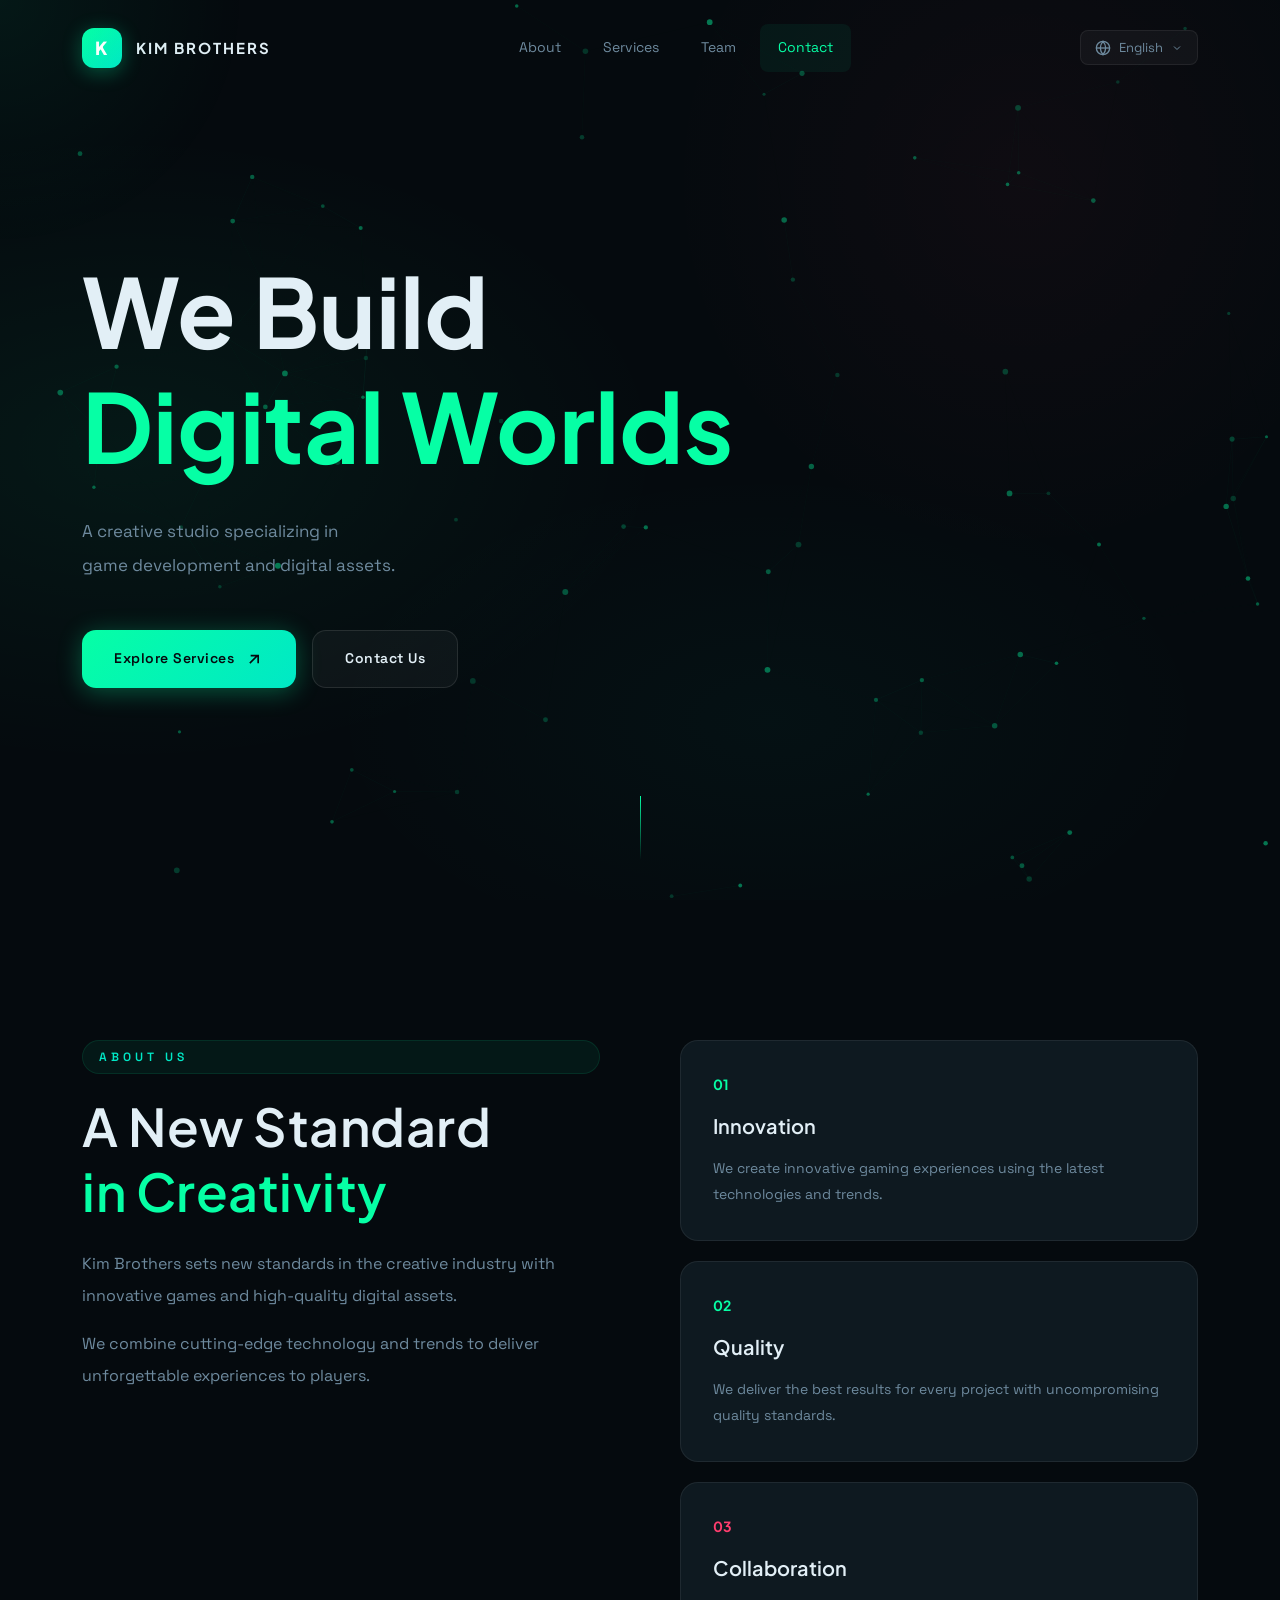
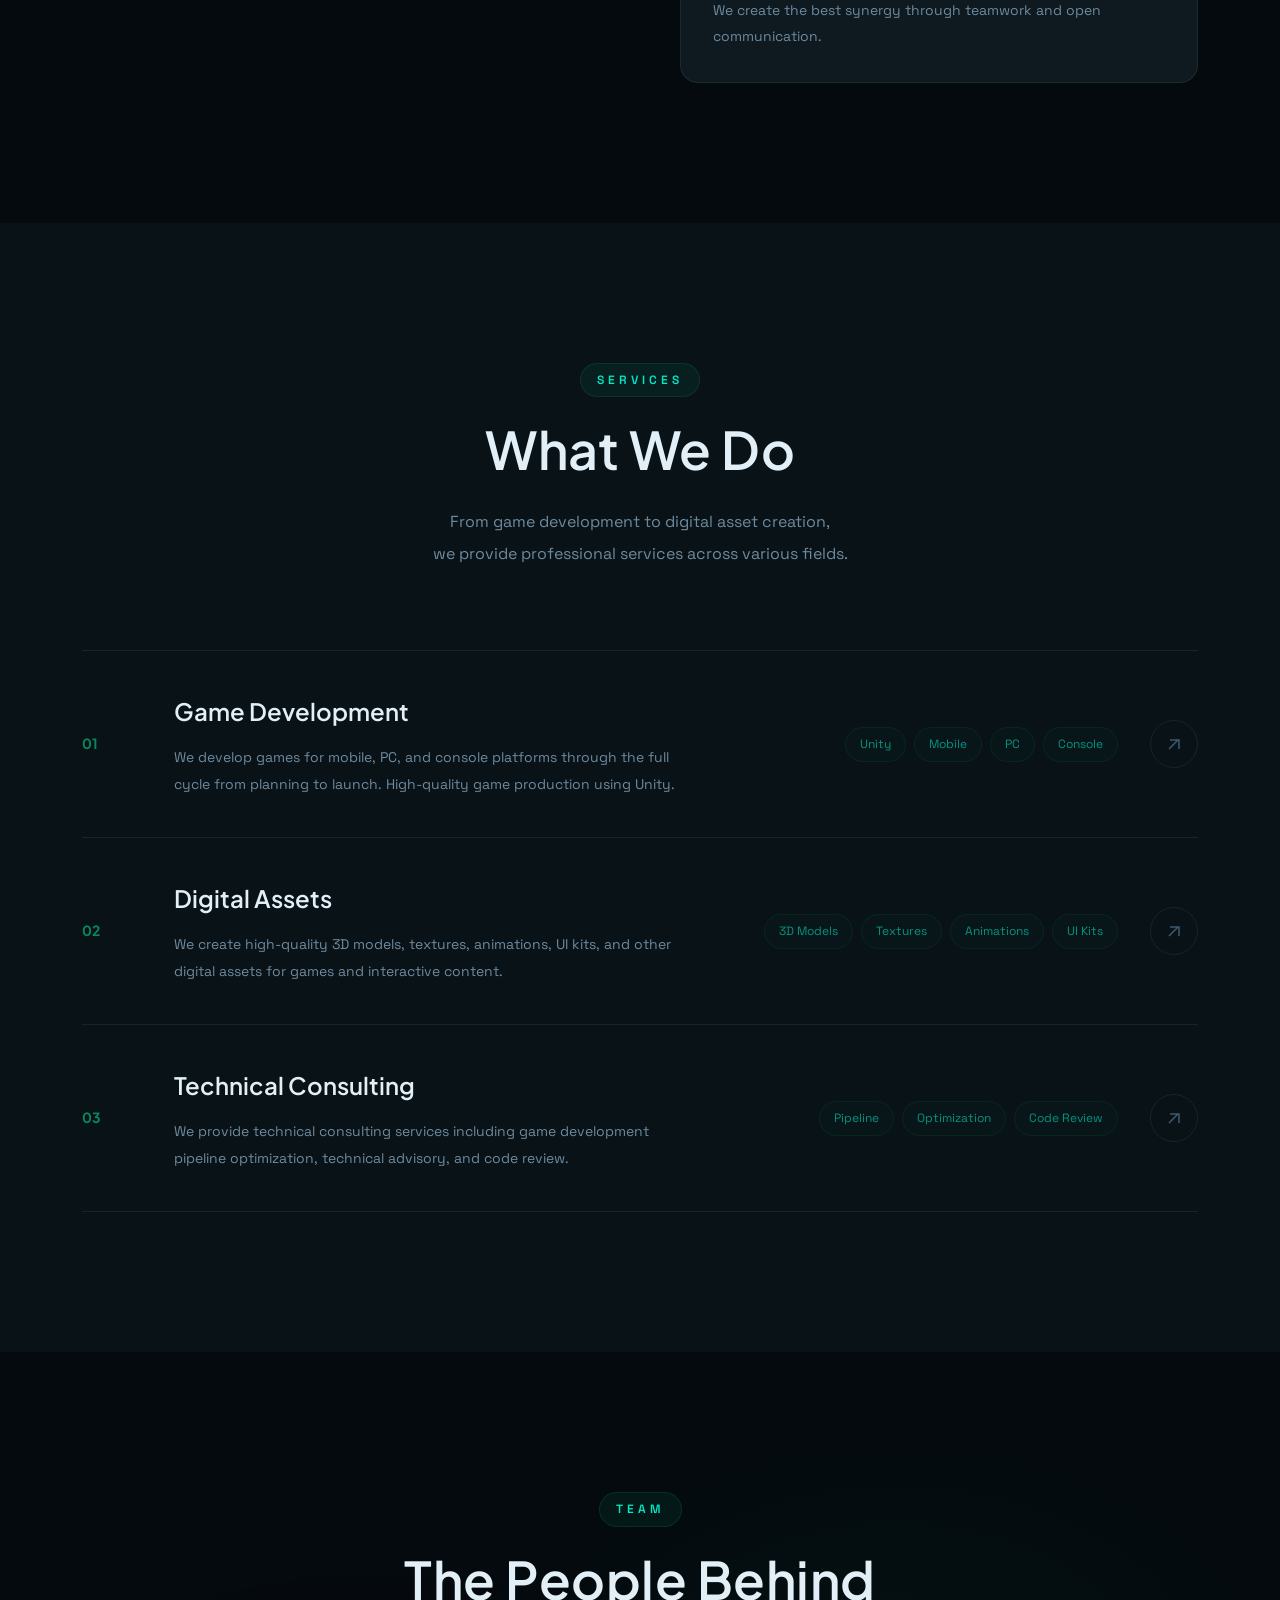
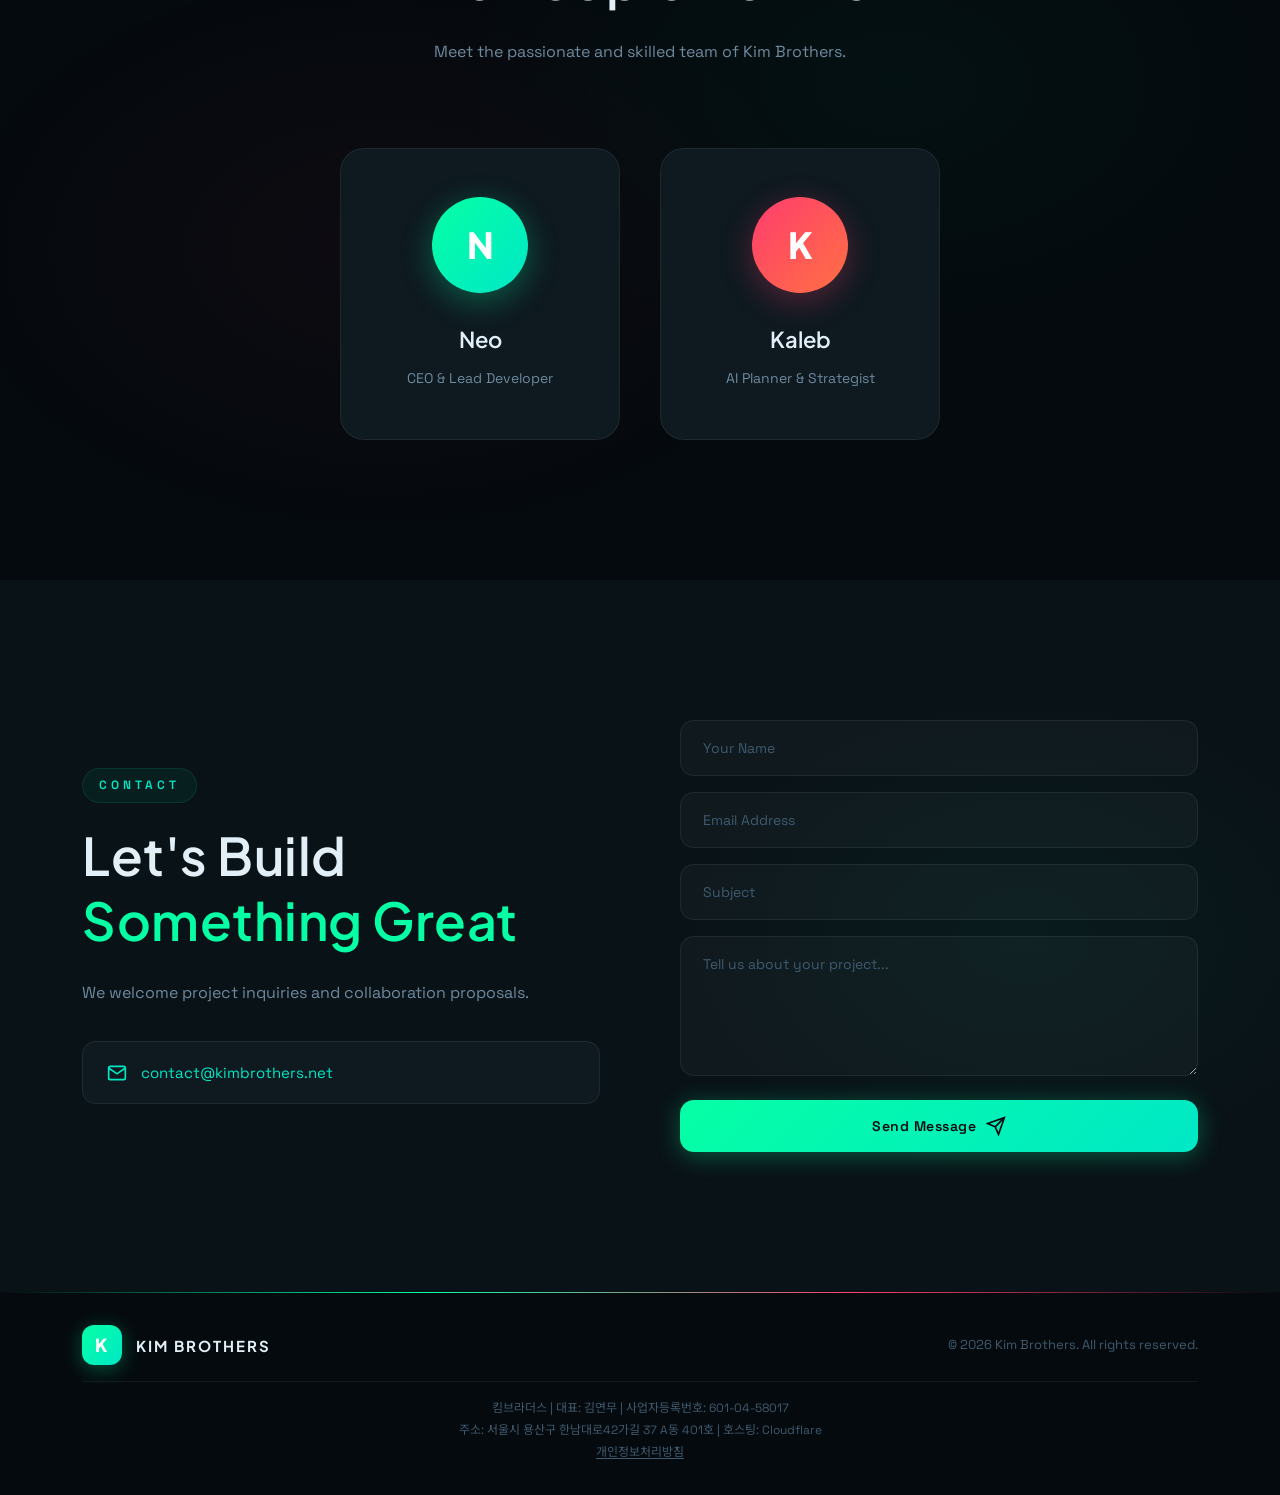
<file: index.html>
<!DOCTYPE html>
<html lang="ko">
<head>
    <meta charset="UTF-8">
    <meta name="viewport" content="width=device-width, initial-scale=1.0">
    <title>KIM BROTHERS | 킴브라더스 - Game Dev Studio</title>
    <meta name="description" content="킴브라더스는 게임 개발과 디지털 에셋을 전문으로 하는 크리에이티브 스튜디오입니다.">
    <link rel="stylesheet" href="styles.css">
    <link rel="preconnect" href="https://fonts.googleapis.com">
    <link rel="preconnect" href="https://fonts.gstatic.com" crossorigin>
    <link href="https://fonts.googleapis.com/css2?family=Space+Grotesk:wght@300;400;500;600;700&family=Noto+Sans+KR:wght@300;400;500;700&family=Plus+Jakarta+Sans:wght@400;500;600;700;800&display=swap" rel="stylesheet">
</head>
<body>
    <!-- Cursor Follower -->
    <div class="cursor-glow" id="cursor-glow"></div>

    <!-- Navigation -->
    <nav class="nav" id="nav">
        <div class="nav-inner">
            <a href="#" class="nav-brand">
                <div class="brand-mark">K</div>
                <span>KIM BROTHERS</span>
            </a>
            <div class="nav-links" id="nav-links">
                <a href="#about" data-i18n="nav_about">About</a>
                <a href="#services" data-i18n="nav_services">Services</a>
                <a href="#team" data-i18n="nav_team">Team</a>
                <a href="#contact" data-i18n="nav_contact">Contact</a>
            </div>
            <div class="lang-selector" id="lang-dropdown">
                <button class="lang-toggle" aria-label="Language">
                    <svg width="16" height="16" viewBox="0 0 24 24" fill="none" stroke="currentColor" stroke-width="2"><circle cx="12" cy="12" r="10"/><path d="M2 12h20"/><path d="M12 2a15.3 15.3 0 014 10 15.3 15.3 0 01-4 10 15.3 15.3 0 01-4-10 15.3 15.3 0 014-10z"/></svg>
                    <span id="lang-current">한국어</span>
                    <svg width="12" height="12" viewBox="0 0 24 24" fill="none" stroke="currentColor" stroke-width="2"><polyline points="6 9 12 15 18 9"/></svg>
                </button>
                <div class="lang-menu">
                    <button class="lang-option active" data-lang="ko">한국어</button>
                    <button class="lang-option" data-lang="en">English</button>
                    <button class="lang-option" data-lang="zh">中文</button>
                    <button class="lang-option" data-lang="ja">日本語</button>
                    <button class="lang-option" data-lang="es">Español</button>
                    <button class="lang-option" data-lang="fr">Français</button>
                    <button class="lang-option" data-lang="de">Deutsch</button>
                    <button class="lang-option" data-lang="pt">Português</button>
                    <button class="lang-option" data-lang="ru">Русский</button>
                    <button class="lang-option" data-lang="ar">العربية</button>
                </div>
            </div>
            <button class="nav-burger" id="nav-burger" aria-label="Menu">
                <span></span><span></span>
            </button>
        </div>
    </nav>

    <!-- Hero -->
    <section class="hero" id="hero">
        <canvas class="hero-canvas" id="hero-canvas"></canvas>
        <div class="hero-content">
            <h1 class="hero-heading">
                <span class="line" data-delay="0" data-i18n="hero_line1">We Build</span>
                <span class="line gradient-text" data-delay="1" data-i18n="hero_line2">Digital Worlds</span>
            </h1>
            <p class="hero-sub" data-i18n="hero_sub">
                게임 개발과 디지털 에셋 제작을 전문으로 하는<br>
                크리에이티브 스튜디오, 킴브라더스입니다.
            </p>
            <div class="hero-cta">
                <a href="#services" class="btn-glow">
                    <span data-i18n="hero_cta1">Explore Services</span>
                    <svg width="20" height="20" viewBox="0 0 24 24" fill="none" stroke="currentColor" stroke-width="2"><path d="M7 17l9.2-9.2M17 17V8H8"/></svg>
                </a>
                <a href="#contact" class="btn-ghost" data-i18n="hero_cta2">Contact Us</a>
            </div>
        </div>
        <div class="hero-scroll-hint">
            <div class="scroll-line"></div>
        </div>
    </section>

    <!-- About -->
    <section class="section" id="about">
        <div class="container">
            <div class="split-layout">
                <div class="split-left reveal-slide-right">
                    <span class="label" data-i18n="about_label">About Us</span>
                    <h2 class="heading-lg">
                        <span data-i18n="about_h2_1">크리에이티브의</span><br>
                        <span class="accent-text" data-i18n="about_h2_2">새로운 기준</span>
                    </h2>
                    <p class="text-body" data-i18n="about_p1">
                        킴브라더스는 혁신적인 게임과 고퀄리티 디지털 에셋으로
                        크리에이티브 산업의 새로운 기준을 만들어갑니다.
                    </p>
                    <p class="text-body" data-i18n="about_p2">
                        최신 기술과 트렌드를 결합하여 플레이어에게
                        잊을 수 없는 경험을 선사합니다.
                    </p>
                </div>
                <div class="split-right">
                    <div class="value-cards">
                        <div class="value-card reveal-up" style="--i:0">
                            <div class="value-num">01</div>
                            <h3 data-i18n="val1_t">Innovation</h3>
                            <p data-i18n="val1_p">최신 기술과 트렌드를 활용하여 혁신적인 게임 경험을 창조합니다.</p>
                        </div>
                        <div class="value-card reveal-up" style="--i:1">
                            <div class="value-num">02</div>
                            <h3 data-i18n="val2_t">Quality</h3>
                            <p data-i18n="val2_p">타협 없는 품질 기준으로 모든 프로젝트에 최고의 결과물을 제공합니다.</p>
                        </div>
                        <div class="value-card reveal-up" style="--i:2">
                            <div class="value-num">03</div>
                            <h3 data-i18n="val3_t">Collaboration</h3>
                            <p data-i18n="val3_p">팀워크와 열린 소통을 통해 최고의 시너지를 만들어냅니다.</p>
                        </div>
                    </div>
                </div>
            </div>
        </div>
    </section>

    <!-- Services -->
    <section class="section section-dark" id="services">
        <div class="container">
            <div class="section-intro reveal-up">
                <span class="label" data-i18n="svc_label">Services</span>
                <h2 class="heading-lg" data-i18n="svc_h2">What We Do</h2>
                <p class="text-body text-center" data-i18n="svc_sub">
                    게임 개발부터 디지털 에셋 제작까지,<br>
                    다양한 분야에서 전문적인 서비스를 제공합니다.
                </p>
            </div>
            <div class="services-list">
                <div class="service-row reveal-up" style="--i:0">
                    <div class="service-idx">01</div>
                    <div class="service-info">
                        <h3 data-i18n="svc1_t">Game Development</h3>
                        <p data-i18n="svc1_p">
                            모바일, PC, 콘솔 플랫폼을 위한 게임을 기획부터 출시까지
                            풀 사이클로 개발합니다. Unity를 활용한 고퀄리티 게임 제작이 가능합니다.
                        </p>
                    </div>
                    <div class="service-tags">
                        <span>Unity</span><span>Mobile</span><span>PC</span><span>Console</span>
                    </div>
                    <div class="service-arrow">
                        <svg width="24" height="24" viewBox="0 0 24 24" fill="none" stroke="currentColor" stroke-width="1.5"><path d="M7 17l9.2-9.2M17 17V8H8"/></svg>
                    </div>
                </div>
                <div class="service-row reveal-up" style="--i:1">
                    <div class="service-idx">02</div>
                    <div class="service-info">
                        <h3 data-i18n="svc2_t">Digital Assets</h3>
                        <p data-i18n="svc2_p">
                            게임 및 인터랙티브 콘텐츠에 사용할 수 있는 고퀄리티 3D 모델,
                            텍스처, 애니메이션, UI 키트 등의 디지털 에셋을 제작합니다.
                        </p>
                    </div>
                    <div class="service-tags">
                        <span>3D Models</span><span>Textures</span><span>Animations</span><span>UI Kits</span>
                    </div>
                    <div class="service-arrow">
                        <svg width="24" height="24" viewBox="0 0 24 24" fill="none" stroke="currentColor" stroke-width="1.5"><path d="M7 17l9.2-9.2M17 17V8H8"/></svg>
                    </div>
                </div>
                <div class="service-row reveal-up" style="--i:2">
                    <div class="service-idx">03</div>
                    <div class="service-info">
                        <h3 data-i18n="svc3_t">Technical Consulting</h3>
                        <p data-i18n="svc3_p">
                            게임 개발 파이프라인 최적화, 기술 자문, 코드 리뷰 등
                            기술적인 컨설팅 서비스를 제공합니다.
                        </p>
                    </div>
                    <div class="service-tags">
                        <span>Pipeline</span><span>Optimization</span><span>Code Review</span>
                    </div>
                    <div class="service-arrow">
                        <svg width="24" height="24" viewBox="0 0 24 24" fill="none" stroke="currentColor" stroke-width="1.5"><path d="M7 17l9.2-9.2M17 17V8H8"/></svg>
                    </div>
                </div>
            </div>
        </div>
    </section>

    <!-- Team -->
    <section class="section" id="team">
        <div class="container">
            <div class="section-intro reveal-up">
                <span class="label" data-i18n="team_label">Team</span>
                <h2 class="heading-lg" data-i18n="team_h2">The People Behind</h2>
                <p class="text-body text-center" data-i18n="team_sub">
                    열정과 실력을 갖춘 킴브라더스의 팀을 소개합니다.
                </p>
            </div>
            <div class="team-row">
                <div class="team-member reveal-up" style="--i:0">
                    <div class="member-visual">
                        <div class="member-avatar">N</div>
                    </div>
                    <div class="member-info">
                        <h3>Neo</h3>
                        <span class="member-title" data-i18n="role1">CEO & Lead Developer</span>
                    </div>
                </div>
                <div class="team-member reveal-up" style="--i:1">
                    <div class="member-visual">
                        <div class="member-avatar accent">K</div>
                    </div>
                    <div class="member-info">
                        <h3>Kaleb</h3>
                        <span class="member-title" data-i18n="role2">AI Planner & Strategist</span>
                    </div>
                </div>
            </div>
        </div>
    </section>

    <!-- Contact -->
    <section class="section section-dark" id="contact">
        <div class="container">
            <div class="contact-layout">
                <div class="contact-left reveal-slide-right">
                    <span class="label" data-i18n="ct_label">Contact</span>
                    <h2 class="heading-lg">
                        <span data-i18n="ct_h2_1">Let's Build</span><br>
                        <span class="accent-text" data-i18n="ct_h2_2">Something Great</span>
                    </h2>
                    <p class="text-body" data-i18n="ct_p">
                        프로젝트 문의나 협업 제안을 환영합니다.
                    </p>
                    <div class="contact-email" id="contact-email-display">
                        <svg width="20" height="20" viewBox="0 0 24 24" fill="none" stroke="currentColor" stroke-width="2"><path d="M4 4h16c1.1 0 2 .9 2 2v12c0 1.1-.9 2-2 2H4c-1.1 0-2-.9-2-2V6c0-1.1.9-2 2-2z"/><polyline points="22,6 12,13 2,6"/></svg>
                        <span id="email-text"></span>
                    </div>
                </div>
                <div class="contact-right reveal-up">
                    <form class="contact-form" id="contact-form" action="https://api.web3forms.com/submit" method="POST">
                        <input type="hidden" name="access_key" value="2b8ed516-049e-41a9-be44-d77445ed22ab">
                        <input type="hidden" name="redirect" value="https://kimbrothers.net">
                        <input type="hidden" name="subject" value="킴브라더스 웹사이트 문의">
                        <input type="checkbox" name="botcheck" style="display:none" tabindex="-1" autocomplete="off">
                        <div class="form-field">
                            <label for="name" class="sr-only">Your Name</label>
                            <input type="text" id="name" name="name" data-i18n-ph="ph_name" placeholder="Your Name" required>
                        </div>
                        <div class="form-field">
                            <label for="email" class="sr-only">Email Address</label>
                            <input type="email" id="email" name="email" data-i18n-ph="ph_email" placeholder="Email Address" required>
                        </div>
                        <div class="form-field">
                            <label for="subject" class="sr-only">Subject</label>
                            <input type="text" id="subject" name="subject" data-i18n-ph="ph_subject" placeholder="Subject">
                        </div>
                        <div class="form-field">
                            <label for="message" class="sr-only">Message</label>
                            <textarea id="message" name="message" rows="5" data-i18n-ph="ph_msg" placeholder="Tell us about your project..." required></textarea>
                        </div>
                        <button type="submit" class="btn-glow btn-full">
                            <span data-i18n="ct_btn">Send Message</span>
                            <svg width="20" height="20" viewBox="0 0 24 24" fill="none" stroke="currentColor" stroke-width="2"><line x1="22" y1="2" x2="11" y2="13"/><polygon points="22 2 15 22 11 13 2 9 22 2"/></svg>
                        </button>
                    </form>
                </div>
            </div>
        </div>
    </section>

    <!-- Footer -->
    <footer class="footer">
        <div class="container">
            <div class="footer-inner">
                <div class="nav-brand">
                    <div class="brand-mark">K</div>
                    <span>KIM BROTHERS</span>
                </div>
                <p data-i18n="footer">&copy; 2026 Kim Brothers (킴브라더스). All rights reserved.</p>
            </div>
            <div class="footer-business">
                <p>킴브라더스 | 대표: 김연무 | 사업자등록번호: 601-04-58017</p>
                <p>주소: 서울시 용산구 한남대로42가길 37 A동 401호 | 호스팅: Cloudflare</p>
                <p><a href="privacy.html">개인정보처리방침</a></p>
            </div>
        </div>
    </footer>

    <script src="i18n.js"></script>
    <script src="script.js"></script>
</body>
</html>
</file>
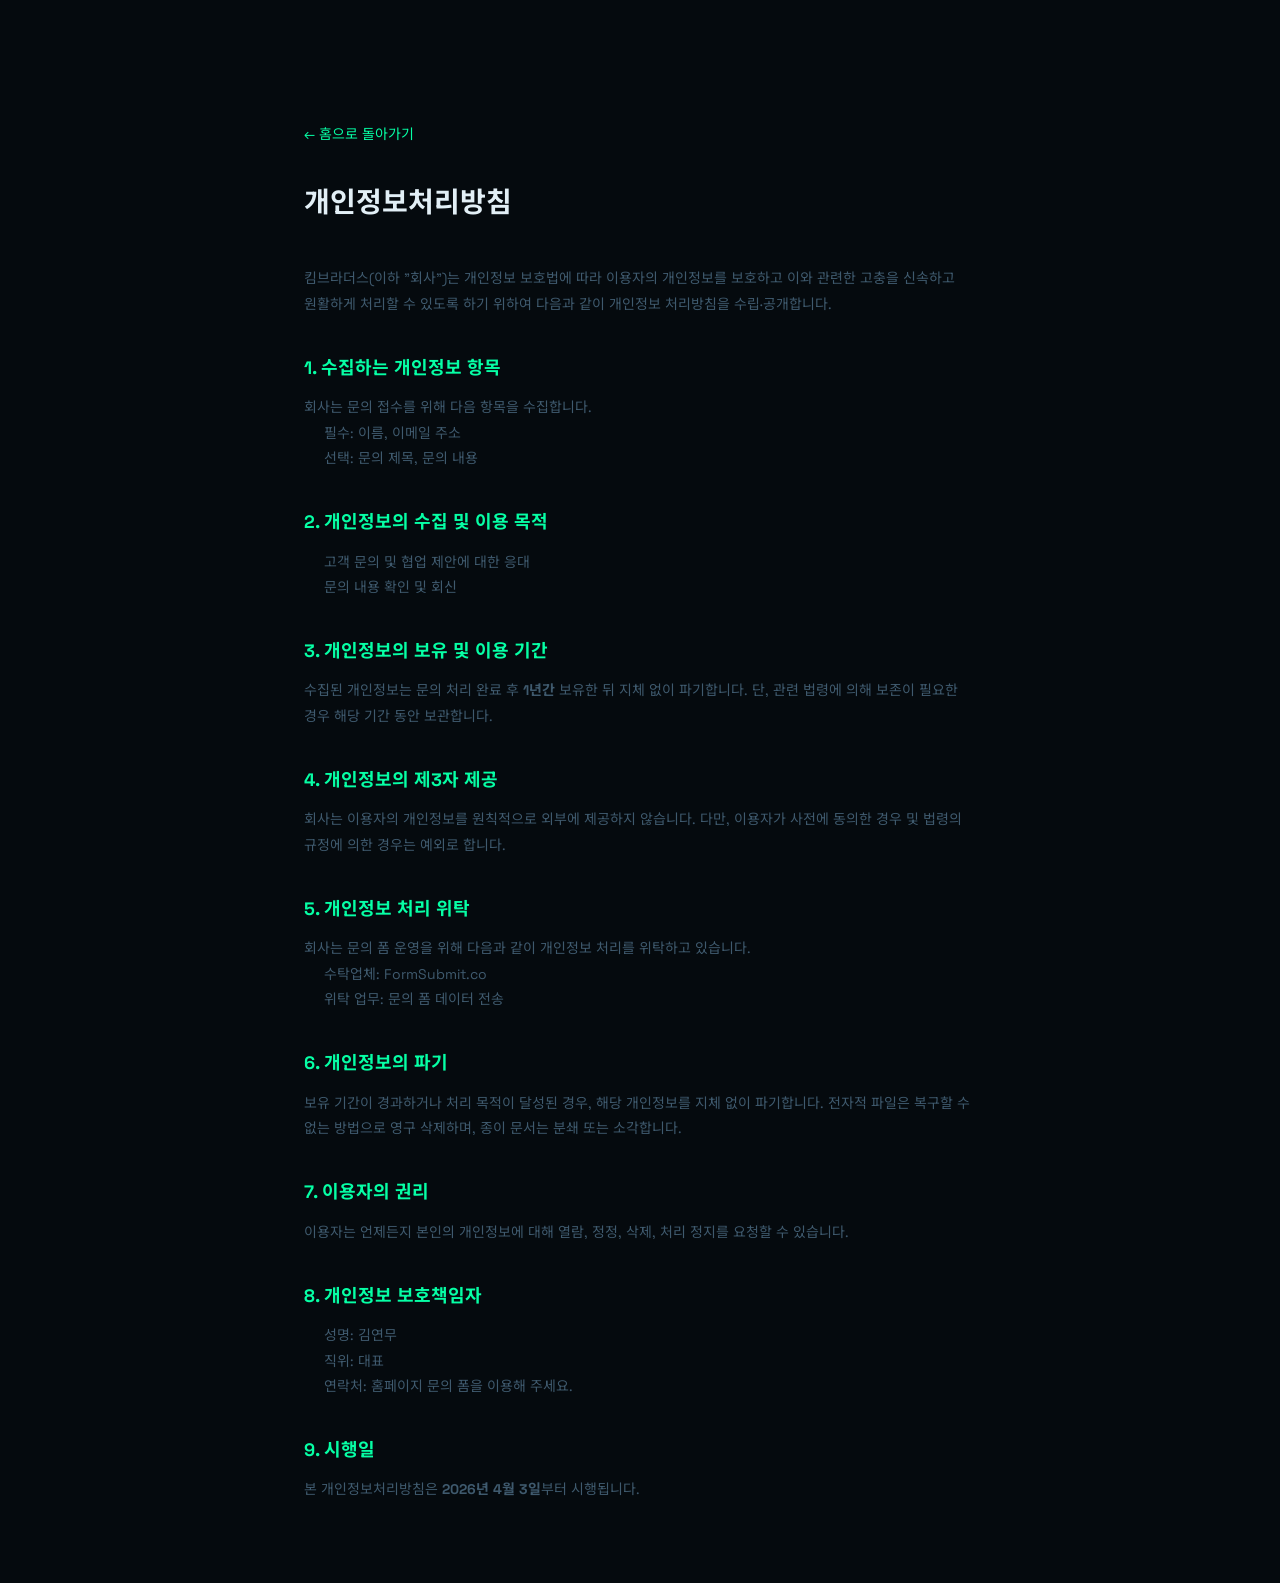
<file: privacy.html>
<!DOCTYPE html>
<html lang="ko">
<head>
    <meta charset="UTF-8">
    <meta name="viewport" content="width=device-width, initial-scale=1.0">
    <title>개인정보처리방침 | 킴브라더스</title>
    <link rel="stylesheet" href="styles.css">
    <link rel="preconnect" href="https://fonts.googleapis.com">
    <link rel="preconnect" href="https://fonts.gstatic.com" crossorigin>
    <link href="https://fonts.googleapis.com/css2?family=Space+Grotesk:wght@300;400;500;600;700&family=Noto+Sans+KR:wght@300;400;500;700&family=Plus+Jakarta+Sans:wght@400;500;600;700;800&display=swap" rel="stylesheet">
    <style>
        .privacy-wrap { max-width: 720px; margin: 0 auto; padding: 120px 24px 80px; }
        .privacy-wrap h1 { font-size: 28px; margin-bottom: 40px; }
        .privacy-wrap h2 { font-size: 18px; margin-top: 36px; margin-bottom: 12px; color: var(--accent); }
        .privacy-wrap p, .privacy-wrap li { font-size: 14px; line-height: 1.8; color: var(--gray-dim); }
        .privacy-wrap ul { padding-left: 20px; }
        .privacy-wrap a { color: var(--accent); }
        .back-link { display: inline-block; margin-bottom: 32px; font-size: 14px; color: var(--gray-dim); text-decoration: none; }
        .back-link:hover { color: var(--accent); }
    </style>
</head>
<body>
    <div class="privacy-wrap">
        <a href="index.html" class="back-link">&larr; 홈으로 돌아가기</a>
        <h1>개인정보처리방침</h1>

        <p>킴브라더스(이하 "회사")는 개인정보 보호법에 따라 이용자의 개인정보를 보호하고 이와 관련한 고충을 신속하고 원활하게 처리할 수 있도록 하기 위하여 다음과 같이 개인정보 처리방침을 수립·공개합니다.</p>

        <h2>1. 수집하는 개인정보 항목</h2>
        <p>회사는 문의 접수를 위해 다음 항목을 수집합니다.</p>
        <ul>
            <li>필수: 이름, 이메일 주소</li>
            <li>선택: 문의 제목, 문의 내용</li>
        </ul>

        <h2>2. 개인정보의 수집 및 이용 목적</h2>
        <ul>
            <li>고객 문의 및 협업 제안에 대한 응대</li>
            <li>문의 내용 확인 및 회신</li>
        </ul>

        <h2>3. 개인정보의 보유 및 이용 기간</h2>
        <p>수집된 개인정보는 문의 처리 완료 후 <strong>1년간</strong> 보유한 뒤 지체 없이 파기합니다. 단, 관련 법령에 의해 보존이 필요한 경우 해당 기간 동안 보관합니다.</p>

        <h2>4. 개인정보의 제3자 제공</h2>
        <p>회사는 이용자의 개인정보를 원칙적으로 외부에 제공하지 않습니다. 다만, 이용자가 사전에 동의한 경우 및 법령의 규정에 의한 경우는 예외로 합니다.</p>

        <h2>5. 개인정보 처리 위탁</h2>
        <p>회사는 문의 폼 운영을 위해 다음과 같이 개인정보 처리를 위탁하고 있습니다.</p>
        <ul>
            <li>수탁업체: FormSubmit.co</li>
            <li>위탁 업무: 문의 폼 데이터 전송</li>
        </ul>

        <h2>6. 개인정보의 파기</h2>
        <p>보유 기간이 경과하거나 처리 목적이 달성된 경우, 해당 개인정보를 지체 없이 파기합니다. 전자적 파일은 복구할 수 없는 방법으로 영구 삭제하며, 종이 문서는 분쇄 또는 소각합니다.</p>

        <h2>7. 이용자의 권리</h2>
        <p>이용자는 언제든지 본인의 개인정보에 대해 열람, 정정, 삭제, 처리 정지를 요청할 수 있습니다.</p>

        <h2>8. 개인정보 보호책임자</h2>
        <ul>
            <li>성명: 김연무</li>
            <li>직위: 대표</li>
            <li>연락처: 홈페이지 문의 폼을 이용해 주세요.</li>
        </ul>

        <h2>9. 시행일</h2>
        <p>본 개인정보처리방침은 <strong>2026년 4월 3일</strong>부터 시행됩니다.</p>
    </div>
</body>
</html>
</file>
<file: styles.css>
/* ===== Design Tokens ===== */
:root {
    --black: #050a0e;
    --surface: #091217;
    --surface-2: #0e1920;
    --surface-3: #14222b;
    --white: #e2eff6;
    --gray: #6e8a9e;
    --gray-dim: #3f5a6e;
    --accent: #06ffa5;
    --accent-2: #00e8c6;
    --accent-3: #7dffee;
    --hot: #ff3d6e;
    --glow: rgba(6, 255, 165, 0.3);
    --glow-strong: rgba(6, 255, 165, 0.55);
    --border: rgba(255, 255, 255, 0.07);
    --border-accent: rgba(6, 255, 165, 0.2);
    --hot-glow: rgba(255, 61, 110, 0.3);
    --amber: #ffb340;
    --amber-dim: rgba(255, 179, 64, 0.15);
    --font: 'Space Grotesk', 'Noto Sans KR', sans-serif;
    --font-head: 'Plus Jakarta Sans', 'Noto Sans KR', sans-serif;
    --ease: cubic-bezier(0.16, 1, 0.3, 1);
    --ease-back: cubic-bezier(0.34, 1.56, 0.64, 1);
}

/* ===== Reset ===== */
*, *::before, *::after { margin: 0; padding: 0; box-sizing: border-box; }

html {
    scroll-behavior: smooth;
    scroll-padding-top: 80px;
    -webkit-font-smoothing: antialiased;
}

body {
    font-family: var(--font);
    background: var(--black);
    color: var(--white);
    line-height: 1.7;
    overflow-x: hidden;
    word-break: keep-all;
}

a { color: inherit; text-decoration: none; }
ul { list-style: none; }
button { font-family: inherit; }

.sr-only {
    position: absolute;
    width: 1px;
    height: 1px;
    padding: 0;
    margin: -1px;
    overflow: hidden;
    clip: rect(0, 0, 0, 0);
    white-space: nowrap;
    border: 0;
}

:focus-visible {
    outline: 2px solid var(--accent);
    outline-offset: 3px;
    border-radius: 4px;
}

::selection {
    background: rgba(6, 255, 165, 0.25);
    color: #fff;
}

.container {
    max-width: 1180px;
    margin: 0 auto;
    padding: 0 32px;
}

.accent-text {
    color: var(--accent);
}

.gradient-text {
    color: var(--accent);
}

.gradient-text svg {
    display: none;
}

/* ===== Cursor Glow ===== */
.cursor-glow {
    position: fixed;
    width: 500px;
    height: 500px;
    border-radius: 50%;
    background: radial-gradient(circle, rgba(6, 255, 165, 0.06) 0%, transparent 70%);
    pointer-events: none;
    z-index: 9999;
    transform: translate(-50%, -50%);
    transition: opacity 0.3s;
    will-change: left, top;
}

/* ===== Navigation ===== */
.nav {
    position: fixed;
    top: 0;
    left: 0;
    width: 100%;
    z-index: 100;
    padding: 24px 0;
    transition: padding 0.5s var(--ease), background 0.5s var(--ease), border-color 0.5s var(--ease);
}

.nav.scrolled {
    padding: 14px 0;
    background: rgba(5, 10, 14, 0.85);
    backdrop-filter: blur(20px) saturate(1.4);
    -webkit-backdrop-filter: blur(20px) saturate(1.4);
    border-bottom: 1px solid var(--border);
}

.nav-inner {
    max-width: 1180px;
    margin: 0 auto;
    padding: 0 32px;
    display: flex;
    align-items: center;
    justify-content: space-between;
}

.nav-brand {
    display: flex;
    align-items: center;
    gap: 14px;
    font-family: var(--font-head);
    font-weight: 700;
    font-size: 15px;
    letter-spacing: 2px;
}

.brand-mark {
    width: 40px;
    height: 40px;
    border-radius: 12px;
    background: linear-gradient(135deg, var(--accent), var(--accent-2));
    display: flex;
    align-items: center;
    justify-content: center;
    font-family: var(--font-head);
    font-weight: 800;
    font-size: 18px;
    color: #fff;
    box-shadow: 0 4px 20px var(--glow);
}

.nav-links {
    display: flex;
    gap: 6px;
}

.nav-links a {
    padding: 12px 18px;
    font-size: 14px;
    color: var(--gray);
    border-radius: 8px;
    transition: all 0.25s var(--ease);
    cursor: pointer;
}

.nav-links a:hover {
    color: var(--white);
    background: rgba(255, 255, 255, 0.05);
}

.nav-links a.active {
    color: var(--accent);
    background: rgba(6, 255, 165, 0.06);
}

/* ===== Language Selector ===== */
.lang-selector {
    position: relative;
}

.lang-toggle {
    display: flex;
    align-items: center;
    gap: 8px;
    padding: 8px 14px;
    background: rgba(255, 255, 255, 0.04);
    border: 1px solid var(--border);
    border-radius: 8px;
    color: var(--gray);
    font-family: var(--font);
    font-size: 13px;
    cursor: pointer;
    transition: all 0.25s var(--ease);
}

.lang-toggle:hover {
    color: var(--white);
    border-color: var(--border-accent);
    background: rgba(6, 255, 165, 0.04);
}

.lang-menu {
    position: absolute;
    top: calc(100% + 8px);
    right: 0;
    min-width: 160px;
    background: var(--surface-2);
    border: 1px solid var(--border);
    border-radius: 12px;
    padding: 6px;
    opacity: 0;
    visibility: hidden;
    transform: translateY(-8px);
    transition: all 0.25s var(--ease);
    z-index: 200;
    box-shadow: 0 16px 48px rgba(0, 0, 0, 0.4);
}

.lang-selector.open .lang-menu {
    opacity: 1;
    visibility: visible;
    transform: translateY(0);
}

.lang-option {
    display: block;
    width: 100%;
    padding: 10px 14px;
    background: none;
    border: none;
    border-radius: 8px;
    color: var(--gray);
    font-family: var(--font);
    font-size: 13px;
    text-align: left;
    cursor: pointer;
    transition: all 0.2s;
}

.lang-option:hover {
    background: rgba(255, 255, 255, 0.05);
    color: var(--white);
}

.lang-option.active {
    color: var(--accent);
    background: rgba(6, 255, 165, 0.06);
}

/* ===== RTL Support ===== */
[dir="rtl"] {
    direction: rtl;
}

[dir="rtl"] .hero-content {
    text-align: right;
    margin-left: 0;
    margin-right: max(32px, calc((100vw - 1180px) / 2));
}

[dir="rtl"] .hero-cta {
    justify-content: flex-end;
}

[dir="rtl"] .split-layout {
    direction: rtl;
}

[dir="rtl"] .value-card::after {
    left: auto;
    right: 0;
}

[dir="rtl"] .value-card:hover {
    transform: translateX(-8px);
}

[dir="rtl"] .service-row {
    direction: rtl;
}

[dir="rtl"] .lang-menu {
    right: auto;
    left: 0;
}

[dir="rtl"] .lang-option {
    text-align: right;
}

.nav-burger {
    display: none;
    flex-direction: column;
    gap: 7px;
    background: none;
    border: none;
    cursor: pointer;
    padding: 6px;
    z-index: 101;
}

.nav-burger span {
    width: 26px;
    height: 2px;
    background: var(--white);
    border-radius: 2px;
    transition: all 0.4s var(--ease);
    transform-origin: center;
}

.nav-burger.active span:first-child {
    transform: rotate(45deg) translate(3px, 3px);
}

.nav-burger.active span:last-child {
    transform: rotate(-45deg) translate(3px, -3px);
}

/* ===== Hero ===== */
.hero {
    position: relative;
    min-height: 100vh;
    display: flex;
    align-items: center;
    justify-content: flex-start;
    padding: 120px 32px 80px;
    background:
        radial-gradient(ellipse 60% 50% at 10% 50%, rgba(6, 255, 165, 0.06) 0%, transparent 70%),
        radial-gradient(ellipse 40% 60% at 80% 20%, rgba(255, 61, 110, 0.04) 0%, transparent 70%),
        radial-gradient(ellipse 50% 40% at 60% 80%, rgba(0, 232, 198, 0.03) 0%, transparent 70%);
}

.hero-canvas {
    position: absolute;
    inset: 0;
    width: 100%;
    height: 100%;
    z-index: 0;
}

.hero-content {
    position: relative;
    z-index: 1;
    text-align: left;
    max-width: 820px;
    margin-left: max(32px, calc((100vw - 1180px) / 2));
}

.hero-badge {
    display: inline-block;
    padding: 8px 20px;
    border: 1px solid var(--border-accent);
    border-radius: 100px;
    font-size: 13px;
    letter-spacing: 3px;
    text-transform: uppercase;
    color: var(--accent-2);
    margin-bottom: 40px;
    opacity: 0;
    animation: fadeUp 1s 0.2s var(--ease) forwards;
}

.hero-heading {
    font-family: var(--font-head);
    font-size: clamp(48px, 9vw, 96px);
    font-weight: 700;
    line-height: 1.2;
    letter-spacing: 0;
    margin-bottom: 32px;
}

.hero-heading .line {
    display: block;
    opacity: 0;
    animation: fadeUp 1s var(--ease) forwards;
}


.hero-heading .line[data-delay="0"] { animation-delay: 0.3s; }
.hero-heading .line[data-delay="1"] { animation-delay: 0.5s; }

.hero-sub {
    font-size: 17px;
    line-height: 2;
    color: var(--gray);
    max-width: 460px;
    margin: 0 0 48px;
    opacity: 0;
    animation: fadeUp 1s 0.7s var(--ease) forwards;
}

.hero-cta {
    display: flex;
    gap: 16px;
    justify-content: flex-start;
    flex-wrap: wrap;
    opacity: 0;
    animation: fadeUp 1s 0.9s var(--ease) forwards;
}

.hero-scroll-hint {
    position: absolute;
    bottom: 40px;
    left: 50%;
    transform: translateX(-50%);
    opacity: 0;
    animation: fadeUp 1s 1.2s var(--ease) forwards;
}

.scroll-line {
    width: 1px;
    height: 64px;
    background: linear-gradient(to bottom, var(--accent), transparent);
    animation: pulse 2.5s ease-in-out infinite;
}

@keyframes pulse {
    0%, 100% { opacity: 0.3; transform: scaleY(0.6); }
    50% { opacity: 1; transform: scaleY(1); }
}

@keyframes fadeUp {
    from { opacity: 0; transform: translateY(50px); }
    to { opacity: 1; transform: translateY(0); }
}

/* ===== Buttons ===== */
.btn-glow {
    display: inline-flex;
    align-items: center;
    gap: 10px;
    padding: 16px 32px;
    background: linear-gradient(135deg, var(--accent), var(--accent-2));
    color: var(--black);
    font-size: 14px;
    font-weight: 600;
    letter-spacing: 0.5px;
    border-radius: 14px;
    border: none;
    cursor: pointer;
    position: relative;
    overflow: hidden;
    transition: all 0.4s var(--ease);
    box-shadow: 0 4px 24px var(--glow);
}

.btn-glow::before {
    content: '';
    position: absolute;
    inset: 0;
    background: linear-gradient(135deg, var(--accent-2), var(--accent));
    opacity: 0;
    transition: opacity 0.4s;
}

.btn-glow:hover::before { opacity: 1; }

.btn-glow:hover {
    transform: translateY(-3px);
    box-shadow: 0 12px 40px var(--glow-strong);
}

.btn-glow:active {
    transform: translateY(-1px);
}

.btn-glow span,
.btn-glow svg {
    position: relative;
    z-index: 1;
}

.btn-ghost {
    display: inline-flex;
    align-items: center;
    padding: 16px 32px;
    background: rgba(255, 255, 255, 0.04);
    color: var(--white);
    font-size: 14px;
    font-weight: 600;
    letter-spacing: 0.5px;
    border-radius: 14px;
    border: 1px solid rgba(255, 255, 255, 0.1);
    cursor: pointer;
    transition: all 0.4s var(--ease);
}

.btn-ghost:hover {
    background: rgba(255, 255, 255, 0.08);
    border-color: var(--border-accent);
    transform: translateY(-3px);
}

.btn-full { width: 100%; justify-content: center; }

/* ===== Sections ===== */
.section {
    padding: 140px 0;
    position: relative;
}

.section-dark {
    background: var(--surface);
}

.section-intro {
    text-align: center;
    margin-bottom: 80px;
}

.label {
    display: inline-block;
    font-size: 12px;
    font-weight: 600;
    letter-spacing: 4px;
    text-transform: uppercase;
    color: var(--accent-2);
    margin-bottom: 20px;
    padding: 6px 16px;
    background: rgba(6, 255, 165, 0.06);
    border: 1px solid rgba(6, 255, 165, 0.1);
    border-radius: 100px;
}

.heading-lg {
    font-family: var(--font-head);
    font-size: clamp(32px, 5vw, 52px);
    font-weight: 600;
    line-height: 1.25;
    letter-spacing: 0.5px;
    margin-bottom: 24px;
}

.text-body {
    font-size: 16px;
    line-height: 2;
    color: var(--gray);
    max-width: 480px;
}

.text-body + .text-body {
    margin-top: 16px;
}

.text-center {
    text-align: center;
    margin-left: auto;
    margin-right: auto;
}

/* ===== About — Split Layout ===== */
.split-layout {
    display: grid;
    grid-template-columns: 1fr 1fr;
    gap: 80px;
    align-items: start;
}

.split-left .label { display: block; }

.value-cards {
    display: flex;
    flex-direction: column;
    gap: 20px;
}

.value-card {
    padding: 32px;
    background: var(--surface-2);
    border: 1px solid var(--border);
    border-radius: 18px;
    transition: all 0.4s var(--ease);
    position: relative;
    overflow: hidden;
}

.value-card::after {
    content: '';
    position: absolute;
    top: 0;
    left: 0;
    width: 3px;
    height: 0;
    background: var(--card-accent, linear-gradient(180deg, var(--accent), var(--accent-2)));
    transition: height 0.5s var(--ease);
}

.value-card:nth-child(1) { --card-accent: linear-gradient(180deg, var(--accent), var(--accent-2)); }
.value-card:nth-child(2) { --card-accent: linear-gradient(180deg, var(--accent-3), var(--accent-2)); }
.value-card:nth-child(3) { --card-accent: linear-gradient(180deg, var(--hot), var(--amber)); }

.value-card:hover::after {
    height: 100%;
}

.value-card:hover {
    border-color: var(--border-accent);
    transform: translateX(8px);
    background: var(--surface-3);
}

.value-num {
    font-family: var(--font-head);
    font-size: 14px;
    font-weight: 700;
    color: var(--accent);
    margin-bottom: 12px;
}

.value-card:nth-child(3) .value-num {
    color: var(--hot);
}

.value-card h3 {
    font-family: var(--font-head);
    font-size: 20px;
    font-weight: 600;
    margin-bottom: 12px;
}

.value-card p {
    font-size: 14px;
    line-height: 1.9;
    color: var(--gray);
}

/* ===== Services — Rows ===== */
.services-list {
    display: flex;
    flex-direction: column;
}

.service-row {
    display: grid;
    grid-template-columns: 60px 1fr auto 48px;
    gap: 32px;
    align-items: center;
    padding: 40px 0;
    border-bottom: 1px solid var(--border);
    transition: all 0.4s var(--ease);
    cursor: pointer;
}

.service-row:first-child {
    border-top: 1px solid var(--border);
}

.service-row:hover {
    padding-left: 16px;
    background: rgba(6, 255, 165, 0.03);
}

.service-idx {
    font-family: var(--font-head);
    font-size: 14px;
    font-weight: 700;
    color: var(--accent);
    opacity: 0.5;
    transition: opacity 0.3s;
}

.service-row:hover .service-idx {
    opacity: 1;
}

.service-info h3 {
    font-family: var(--font-head);
    font-size: 24px;
    font-weight: 600;
    margin-bottom: 12px;
    transition: color 0.3s;
}

.service-row:hover .service-info h3 {
    color: var(--accent-3);
}

.service-info p {
    font-size: 14px;
    line-height: 1.9;
    color: var(--gray);
    max-width: 520px;
}

.service-tags {
    display: flex;
    flex-wrap: wrap;
    gap: 8px;
}

.service-tags span {
    font-size: 12px;
    padding: 6px 14px;
    border: 1px solid rgba(6, 255, 165, 0.1);
    border-radius: 100px;
    color: var(--accent-2);
    opacity: 0.6;
    background: rgba(6, 255, 165, 0.03);
    transition: all 0.3s;
    white-space: nowrap;
}

.service-row:hover .service-tags span {
    border-color: var(--border-accent);
    color: var(--accent-2);
    opacity: 1;
    background: rgba(6, 255, 165, 0.06);
}

.service-arrow {
    width: 48px;
    height: 48px;
    display: flex;
    align-items: center;
    justify-content: center;
    border: 1px solid var(--border);
    border-radius: 50%;
    color: var(--gray-dim);
    transition: all 0.4s var(--ease);
}

.service-row:hover .service-arrow {
    background: var(--accent);
    border-color: var(--accent);
    color: #fff;
    transform: rotate(-45deg);
    box-shadow: 0 4px 20px var(--glow);
}

/* ===== Team ===== */
#team {
    background:
        radial-gradient(ellipse 50% 50% at 30% 60%, rgba(255, 61, 110, 0.04) 0%, transparent 70%),
        radial-gradient(ellipse 50% 50% at 70% 40%, rgba(6, 255, 165, 0.03) 0%, transparent 70%);
}

.team-row {
    display: flex;
    justify-content: center;
    gap: 40px;
    flex-wrap: wrap;
}

.team-member {
    text-align: center;
    padding: 48px 40px;
    background: var(--surface-2);
    border: 1px solid var(--border);
    border-radius: 24px;
    width: 280px;
    transition: all 0.4s var(--ease);
}

.team-member:hover {
    border-color: var(--border-accent);
    transform: translateY(-8px);
    box-shadow: 0 24px 64px rgba(6, 255, 165, 0.1);
}

.member-visual {
    margin-bottom: 28px;
}

.member-avatar {
    width: 96px;
    height: 96px;
    margin: 0 auto;
    border-radius: 50%;
    background: linear-gradient(135deg, var(--accent), var(--accent-2));
    display: flex;
    align-items: center;
    justify-content: center;
    font-family: var(--font-head);
    font-size: 36px;
    font-weight: 800;
    color: #fff;
    box-shadow: 0 8px 32px var(--glow);
    transition: all 0.4s var(--ease);
}

.member-avatar.accent {
    background: linear-gradient(135deg, var(--hot), #ff7043);
    box-shadow: 0 8px 32px rgba(255, 61, 110, 0.3);
}

.team-member:hover .member-avatar {
    transform: scale(1.1);
}

.member-info h3 {
    font-family: var(--font-head);
    font-size: 22px;
    font-weight: 600;
    margin-bottom: 6px;
}

.member-title {
    font-size: 14px;
    color: var(--gray);
}

/* ===== Contact ===== */
#contact {
    background-color: var(--surface);
    background-image: radial-gradient(ellipse 40% 50% at 80% 50%, rgba(6, 255, 165, 0.04) 0%, transparent 70%);
}

.contact-layout {
    display: grid;
    grid-template-columns: 1fr 1fr;
    gap: 80px;
    align-items: center;
}

.contact-email {
    display: flex;
    align-items: center;
    gap: 14px;
    margin-top: 32px;
    padding: 18px 24px;
    background: var(--surface-2);
    border: 1px solid var(--border);
    border-radius: 14px;
    color: var(--accent-2);
    font-size: 15px;
    transition: all 0.3s var(--ease);
}

.contact-email:hover {
    border-color: var(--border-accent);
    background: var(--surface-3);
}

.contact-form {
    display: flex;
    flex-direction: column;
    gap: 16px;
}

.form-field input,
.form-field textarea {
    width: 100%;
    padding: 18px 22px;
    background: rgba(255, 255, 255, 0.03);
    border: 1px solid var(--border);
    border-radius: 14px;
    color: var(--white);
    font-family: var(--font);
    font-size: 14px;
    outline: none;
    transition: all 0.3s var(--ease);
    cursor: text;
}

.form-field input::placeholder,
.form-field textarea::placeholder {
    color: var(--gray-dim);
}

.form-field input:focus,
.form-field textarea:focus {
    border-color: var(--accent);
    background: rgba(6, 255, 165, 0.04);
    box-shadow: 0 0 0 4px rgba(6, 255, 165, 0.1);
}

.form-field textarea {
    resize: vertical;
    min-height: 140px;
}

/* ===== Footer ===== */
.footer {
    padding: 32px 0;
    border-top: 1px solid transparent;
    border-image: linear-gradient(90deg, transparent, var(--accent), var(--hot), transparent) 1;
}

.footer-inner {
    display: flex;
    align-items: center;
    justify-content: space-between;
}

.footer-inner p {
    font-size: 13px;
    color: var(--gray-dim);
}

.footer-business {
    margin-top: 16px;
    padding-top: 16px;
    border-top: 1px solid rgba(255, 255, 255, 0.06);
    text-align: center;
}

.footer-business p {
    font-size: 12px;
    color: var(--gray-dim);
    line-height: 1.8;
}

.footer-business a {
    color: var(--gray-dim);
    text-decoration: underline;
    text-underline-offset: 2px;
    transition: color 0.2s;
}

.footer-business a:hover {
    color: var(--accent);
}

/* ===== Scroll Reveals ===== */
.reveal-up {
    opacity: 0;
    transform: translateY(48px);
    transition: opacity 0.8s var(--ease), transform 0.8s var(--ease);
    transition-delay: calc(var(--i, 0) * 0.12s);
}

.reveal-up.visible {
    opacity: 1;
    transform: translateY(0);
}

.reveal-slide-right {
    opacity: 0;
    transform: translateX(-48px);
    transition: opacity 0.8s var(--ease), transform 0.8s var(--ease);
}

.reveal-slide-right.visible {
    opacity: 1;
    transform: translateX(0);
}

/* ===== Reduced Motion ===== */
@media (prefers-reduced-motion: reduce) {
    *, *::before, *::after {
        animation-duration: 0.01ms !important;
        animation-iteration-count: 1 !important;
        transition-duration: 0.01ms !important;
    }
    .reveal-up, .reveal-slide-right,
    .hero-badge, .hero-heading .line,
    .hero-sub, .hero-cta, .hero-scroll-hint {
        opacity: 1 !important;
        transform: none !important;
        animation: none !important;
    }
    .cursor-glow { display: none; }
}

/* ===== Responsive ===== */
@media (max-width: 1024px) {
    .split-layout {
        grid-template-columns: 1fr;
        gap: 48px;
    }

    .contact-layout {
        grid-template-columns: 1fr;
        gap: 48px;
    }

    .service-row {
        grid-template-columns: 40px 1fr;
        gap: 20px;
    }

    .service-tags,
    .service-arrow {
        display: none;
    }
}

@media (max-width: 768px) {
    .nav-links {
        position: fixed;
        top: 0;
        right: -100%;
        width: 280px;
        height: 100vh;
        background: rgba(5, 10, 14, 0.97);
        backdrop-filter: blur(24px);
        flex-direction: column;
        padding: 100px 32px;
        gap: 8px;
        transition: right 0.5s var(--ease);
        border-left: 1px solid var(--border);
    }

    .nav-links.active { right: 0; }
    .nav-burger { display: flex; }

    .lang-selector { order: -1; }
    .lang-toggle span { display: none; }
    .lang-toggle svg:last-child { display: none; }
    .lang-toggle { padding: 8px; }
    .lang-menu { right: auto; left: 0; }

    .cursor-glow { display: none; }

    .hero { padding: 120px 24px 80px; }
    .hero-content { margin-left: 0; }
    .hero-heading { letter-spacing: 0; }

    .section { padding: 96px 0; }
    .section-intro { margin-bottom: 56px; }
    .container { padding: 0 24px; }

    .team-row {
        flex-direction: column;
        align-items: center;
    }

    .team-member { width: 100%; max-width: 360px; }

    .footer-inner {
        flex-direction: column;
        gap: 16px;
        text-align: center;
    }
}

@media (max-width: 480px) {
    .hero-cta {
        flex-direction: column;
        align-items: stretch;
    }

    .btn-glow, .btn-ghost {
        justify-content: center;
    }
}
</file>
